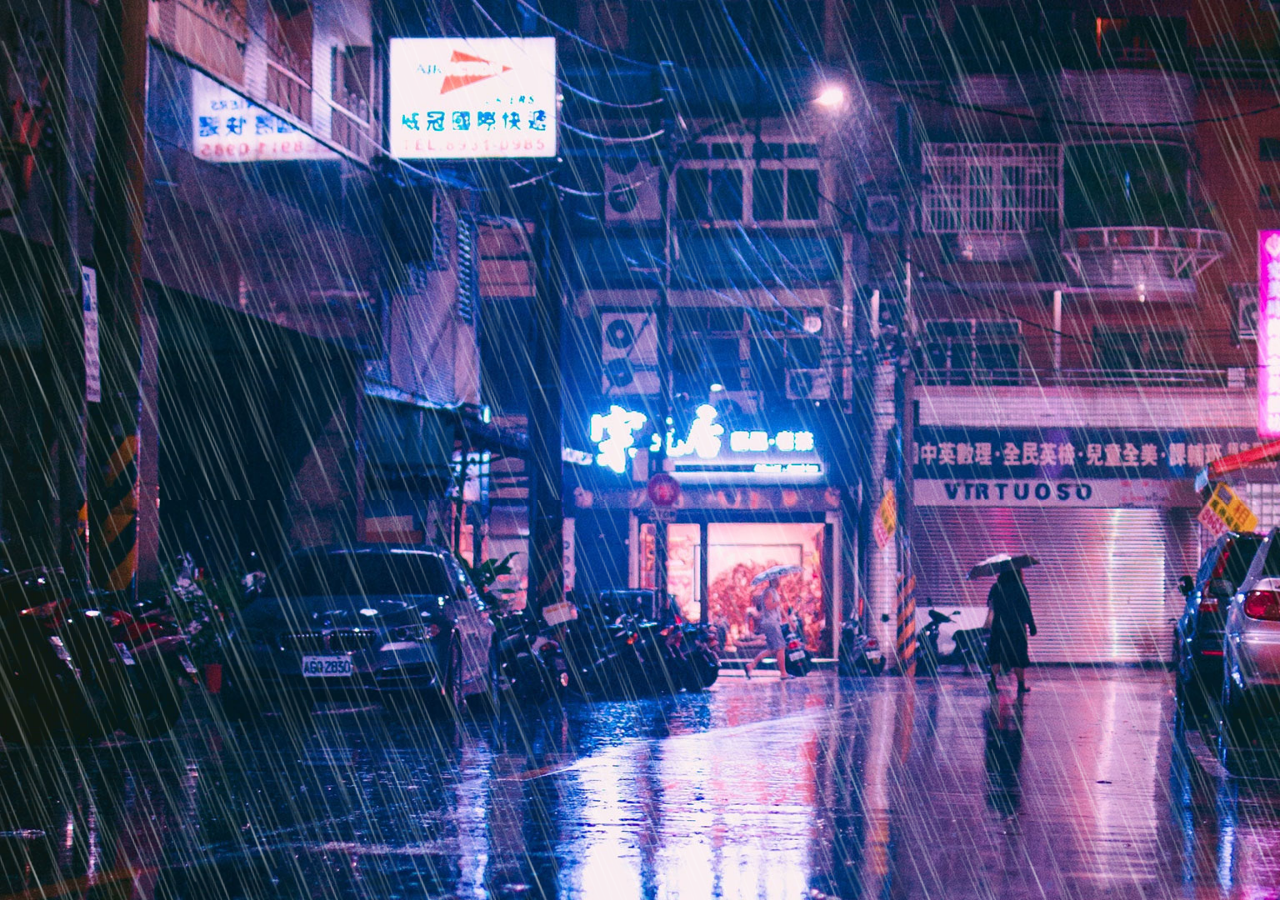
<file: rain-animation-css/index.html>
<!DOCTYPE html>
<html lang="en">

    <head>
        <meta charset="UTF-8">
        <meta name="viewport" content="width=device-width, initial-scale=1.0">
        <meta http-equiv="X-UA-Compatible" content="ie=edge">
        <link rel="stylesheet" href="./style.css">
        <title>CSS rain</title>
    </head>

    <body>
        <section></section>
    </body>

</html>
</file>
<file: rain-animation-css/style.css>
body {
  margin: 0;
  padding: 0;
}

section {
  position: relative;
  width: 100%;
  height: 100vh;
  background: url("./bg.jpg");
  background-size: cover;
  -webkit-animation: color-change 2s linear infinite;
          animation: color-change 2s linear infinite;
}

section:before {
  content: '';
  position: absolute;
  top: 0;
  left: 0;
  width: 100%;
  height: 100%;
  background: url("./rain.png");
  -webkit-animation: rain .2s linear infinite;
          animation: rain .2s linear infinite;
}

@-webkit-keyframes color-change {
  0% {
    -webkit-filter: hue-rotate(0deg);
            filter: hue-rotate(0deg);
  }
  50% {
    -webkit-filter: hue-rotate(360deg);
            filter: hue-rotate(360deg);
  }
}

@keyframes color-change {
  0% {
    -webkit-filter: hue-rotate(0deg);
            filter: hue-rotate(0deg);
  }
  50% {
    -webkit-filter: hue-rotate(360deg);
            filter: hue-rotate(360deg);
  }
}

@-webkit-keyframes rain {
  0% {
    background-position: 0 0;
  }
  100% {
    background-position: 20% 100%;
  }
}

@keyframes rain {
  0% {
    background-position: 0 0;
  }
  100% {
    background-position: 20% 100%;
  }
}
/*# sourceMappingURL=style.css.map */
</file>
